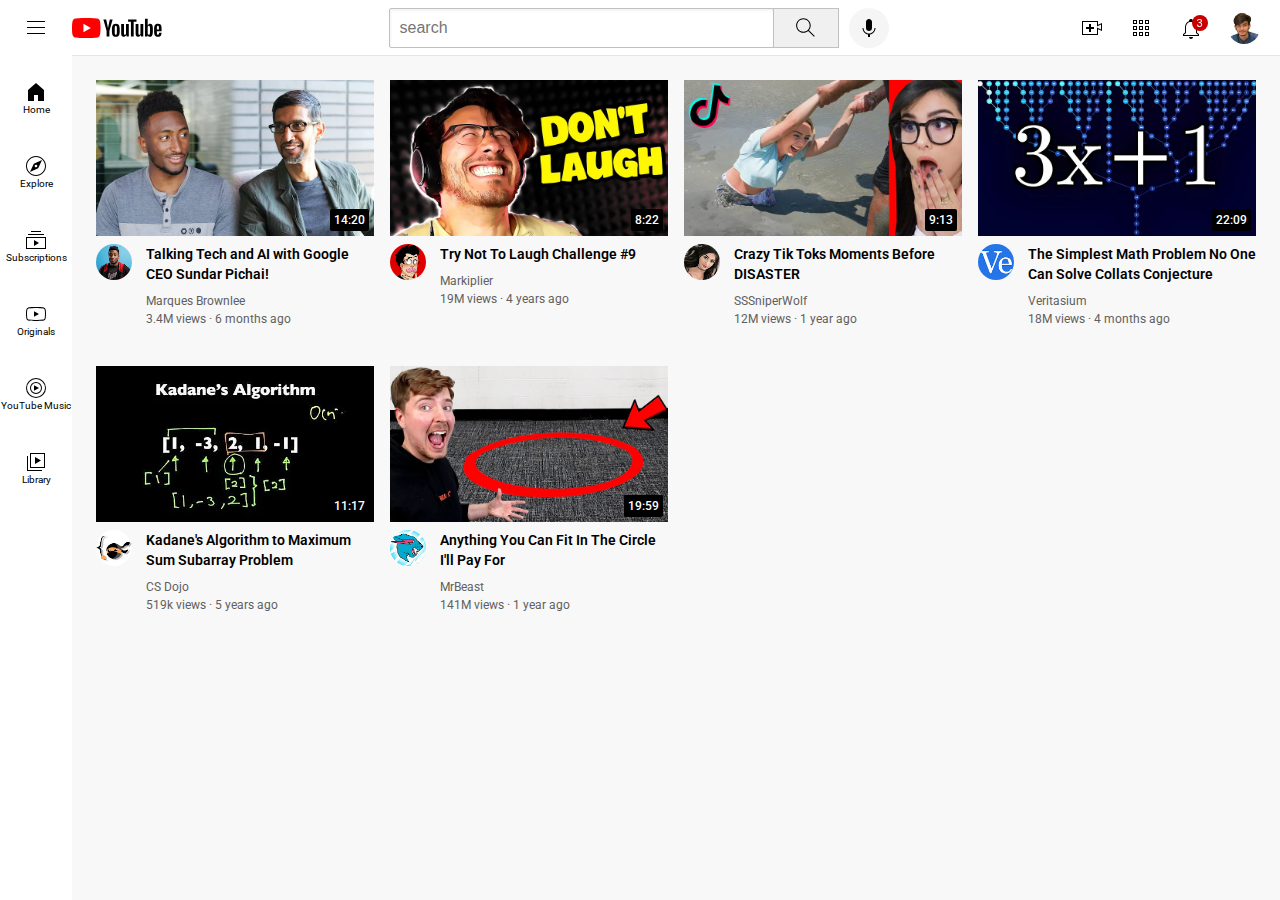
<file: index.html>
<!-- semantic elements are same as div element ,but (having meaning to screen readers) -->
<!DOCTYPE html>
<html lang="en">

<!-- Felx-Box is similar to Gride , but its more Flexible -->

<head>
    <meta charset="UTF-8">
    <meta name="viewport" content="width=device-width, initial-scale=1.0">
    <title>Youtube Clone</title>
    <link rel="preconnect" href="https://fonts.googleapis.com">
    <link rel="preconnect" href="https://fonts.gstatic.com" crossorigin>
    <link
        href="https://fonts.googleapis.com/css2?family=Roboto:ital,wght@0,100;0,300;0,400;0,500;0,700;0,900;1,100;1,300;1,400;1,500;1,700;1,900&display=swap"
        rel="stylesheet">
    <link rel="stylesheet" href="./styles/video.css">
    <link rel="stylesheet" href="./styles/header.css">
    <link rel="stylesheet" href="./styles/general.css">
    <link rel="stylesheet" href="./styles/sidebar.css">
</head>

<body>
    <!-- HEADER -->
    <header class="header">
        <div class="left-section">
            <img class="hamburger-menu" src="./images/hamburger-menu.svg" alt="">
            <img class="youtube-logo" src="./images/youtube-logo.svg" alt="">

        </div>
        <div class="middle-section"> <input class="search-bar " type="text" placeholder="search">
            <button class="search-button"><img class="search-icon" src="./images/search.svg" alt="">
                <div class="tooltip">Search</div>
            </button>
            <button class="voice-search-button"><img class="voice-search-icon" src="./images/voice-search-icon.svg"
                    alt="">
                <div class="tooltip">Search with your voice</div>
            </button>
            </button>
        </div>

        <div class="right-section">
            <div class="upload-icon-container"> <img class="upload-icon" src="./images/upload.svg" alt="">
                <div class="tooltip">Create</div>
            </div>

            <div class="upload-icon-container"><img class="youtube-apps-icon" src="./images/youtube-apps.svg" alt="">
                <div class="tooltip">YouTube Apps</div>
            </div>

            <div class="upload-icon-container">
                <div class="notifications-icon-container">
                    <img class="notifications-icon" src="./images/notifications.svg" alt="">
                    <div class="tooltip">Notifications</div>
                </div>

                <div class="notifications-count">3</div>
            </div>
            <img class="current-user-picture" src="./images/photo-removebg-preview-removebg-preview.jpg" alt="">
        </div>
    </header>

    <!-- nav -->
    <nav class="sidebar">
        <div class="sidebar-link"><img src="./images/home.svg" alt="">
            <div>Home</div>
        </div>
        <div class="sidebar-link"><img src="./images/explore.svg" alt="">
            <div>Explore</div>
        </div>
        <div class="sidebar-link"><img src="./images/subscriptions.svg" alt="">
            <div>Subscriptions</div>
        </div>
        <div class="sidebar-link"><img src="./images/originals.svg" alt="">
            <div>Originals</div>
        </div>
        <div class="sidebar-link"><img src="./images/youtube-music.svg" alt="">
            <div>YouTube Music</div>
        </div>
        <div class="sidebar-link"><img src="./images/library.svg" alt="">
            <div>Library</div>
        </div>
    </nav>

    <!-- main -->
    <main>
        <!-- section -->
        <section class="video-grid"> <!-- main-GRID-->
            <div class="video-preview">
                <div class="thumbnail-row">
                    <img class="thumbnail" src="images/thumbnail-1.webp">
                    <div class="video-time">14:20</div>
                </div>
                <div class="video-info-grid"> <!-- GRID-->
                    <div class="channel-picture">
                        <img class="profile-picture" src="images/channel-1.jpeg">
                    </div>
                    <div class="video-info">
                        <p class="video-title">Talking Tech and AI with Google CEO Sundar Pichai!</p>
                        <p class="auther">Marques Brownlee</p>
                        <p class="stats">3.4M views &#183; 6 months ago</p>
                    </div>
                </div>
            </div>

            <div class="video-preview">
                <div class="thumbnail-row">
                    <img class="thumbnail" src="images/thumbnail-2.webp">
                    <div class="video-time">8:22</div>
                </div>
                <div class="video-info-grid"> <!-- GRID-->
                    <div class="channel-picture">
                        <img class="profile-picture" src="images/channel-2.jpeg">
                    </div>
                    <div class="video-info">
                        <p class="video-title">Try Not To Laugh Challenge #9</p>
                        <p class="auther">Markiplier</p>
                        <p class="stats">19M views &#183; 4 years ago</p>
                    </div>
                </div>
            </div>

            <div class="video-preview">
                <div class="thumbnail-row">
                    <img class="thumbnail" src="images/thumbnail-3.webp">
                    <div class="video-time">9:13</div>
                </div>
                <div class="video-info-grid"> <!-- GRID-->
                    <div class="channel-picture">
                        <img class="profile-picture" src="images/channel-3.jpeg">
                    </div>
                    <div class="video-info">
                        <p class="video-title">Crazy Tik Toks Moments Before DISASTER</p>
                        <p class="auther">SSSniperWolf</p>
                        <p class="stats">12M views &#183; 1 year ago</p>
                    </div>
                </div>
            </div>

            <div class="video-preview">
                <div class="thumbnail-row">
                    <img class="thumbnail" src="images/thumbnail-4.webp">
                    <div class="video-time">22:09</div>
                </div>
                <div class="video-info-grid"> <!-- GRID-->
                    <div class="channel-picture">
                        <img class="profile-picture" src="images/channel-4.jpeg">
                    </div>
                    <div class="video-info">
                        <p class="video-title">The Simplest Math Problem No One Can Solve Collats Conjecture</p>
                        <p class="auther">Veritasium</p>
                        <p class="stats">18M views &#183; 4 months ago</p>
                    </div>
                </div>
            </div>

            <div class="video-preview">
                <div class="thumbnail-row">
                    <img class="thumbnail" src="images/thumbnail-5.webp">
                    <div class="video-time">11:17</div>
                </div>
                <div class="video-info-grid"> <!-- GRID-->
                    <div class="channel-picture">
                        <img class="profile-picture" src="images/channel-5.jpeg">
                    </div>
                    <div class="video-info">
                        <p class="video-title">Kadane's Algorithm to Maximum Sum Subarray Problem</p>
                        <p class="auther">CS Dojo</p>
                        <p class="stats">519k views &#183; 5 years ago</p>
                    </div>
                </div>
            </div>

            <div class="video-preview">
                <div class="thumbnail-row">
                    <img class="thumbnail" src="images/thumbnail-6.webp">
                    <div class="video-time">19:59</div>
                </div>
                <div class="video-info-grid"> <!-- GRID-->
                    <div class="channel-picture">
                        <img class="profile-picture" src="images/channel-6.jpeg">
                    </div>
                    <div class="video-info">
                        <p class="video-title">Anything You Can Fit In The Circle I'll Pay For</p>
                        <p class="auther">MrBeast</p>
                        <p class="stats">141M views &#183; 1 year ago</p>
                    </div>
                </div>
            </div>
        </section>

    </main>


</body>

</html>
</file>
<file: styles/video.css>
.thumbnail {
    width: 100%;
    display: block;
}

.video-title {
    margin-top: 0px;
    font-size: 14px;
    font-weight: 600;
    line-height: 20px;
    margin-bottom: 10px;
}

.video-info-grid {
    display: grid;
    grid-template-columns: 50px 1fr;
}

.channel-picture {
    display: inline-block;
    vertical-align: top;
}

.video-info {
    display: inline-block;
}

.profile-picture {
    width: 36px;
    border-radius: 25px;
}

.thumbnail-row {
    margin-bottom: 8px;
  
    position: relative;
}

.auther,
.stats {
    font-size: 12px;
    color: rgb(96, 96, 96);
}

.auther {
    margin-bottom: 4px;
}

.video-grid {
    display: grid;
    grid-template-columns: 1fr 1fr 1fr;
    column-gap: 16px;
    row-gap: 40px;
}
/* responsive design */
/* web page change its shapes according to devices and their zoom in out */
/* MEDIA QUERY */
@media(max-width:750px){
    .video-grid {
        grid-template-columns: 1fr 1fr;
    }
}

@media(min-width:751px)and (max-width:999px){
    .video-grid {
        grid-template-columns: 1fr 1fr 1fr ;
    }
}

@media(min-width:1000px){
    .video-grid {
        grid-template-columns: 1fr 1fr 1fr 1fr;
    }
}

.video-time{
   
    position: absolute;
    background-color: black;
    color: white;
    right: 5px;
    bottom: 5px;

  
    font-size: 12px ;
    font-weight: 500;
    padding: 4px ;
    border-radius: 2px;
}
</file>
<file: styles/header.css>
.header {
    height: 55px;

    display: flex;
    flex-direction: row;
    justify-content: space-between;

    /* position */
    position: fixed;
    top: 0;
    left: 0;
    right: 0;

    /* z-index  */
    z-index: 100;

    background-color: white;
    border-bottom-width: 1px;
    border-bottom-style: solid;
    border-bottom-color: rgb(228, 228, 228);
}

.left-section {
    display: flex;
    align-items: center;

}

.hamburger-menu {
    height: 24px;
    margin-left: 24px;
    margin-right: 24px;
}

.youtube-logo {
    height: 20px;
}

.middle-section {

    flex: 1;
    margin-left: 70px;
    margin-right: 35px;
    max-width: 500px;
    display: flex;
    align-items: center;
}

.search-bar {
    flex: 1;
    height: 36px;
    padding-left: 10px;
    font-size: 16px;
    border: 1px solid rgb(192, 192, 192);
    border-radius: 2px;
    box-shadow: inset 1px 2px 3px rgba(0, 0, 0, 0.05);
    width: 0;
}

.search-bar::placeholder {
   
    font-size: 16px;
}

.search-icon {
    height: 25px;
  }

.search-button {
    height: 40px;
    width: 66px;
    background-color: rgb(240, 240, 240);
    border-width: 1px;
    border-style: solid;
    border-color: rgb(192, 192, 192);
    margin-left: -1px;
    margin-right: 10px;

}

.search-button,
.voice-search-button,
.upload-icon-container {
    /* position */
    position: relative;
    display: flex;
    justify-content: center;
    align-items: center;
}

.search-button .tooltip,
.voice-search-button .tooltip,
.upload-icon-container .tooltip{
    position: absolute;
    background-color: gray;
    color: white;
    padding: 4px 8px ;
    border-radius: 2px;
    font-size: 12px;
    bottom: -40px;
    opacity: 0;
    transition: opacity 0.15s;

    pointer-events: none;
    white-space: nowrap;
}

.search-button:hover .tooltip,
.voice-search-button:hover .tooltip,
.upload-icon-container:hover .tooltip{
    opacity: 1;
}

.voice-search-button {
    height: 40px;
    width: 40px;
    border-radius: 20px;
    border: none;
    background-color: rgb(245, 245, 245);
}

.voice-search-icon {
    height: 24px;
  }

.right-section {
    width: 180px;
    margin-right: 20px;
    display: flex;
    align-items: center;
    justify-content: space-between;
    flex-shrink: 0;
}

.upload-icon {
    height: 24px;
}

.youtube-apps-icon {
    height: 24px;
}

.notifications-icon {
    height: 24px;
    padding-top: 7px;
}

.notifications-icon-container {
    position: relative;
}

.notifications-count {
    position: absolute;
    right: -5px;
    top: 5px;
    background-color: rgb(201, 0, 0);
    color: white;
    font-family: robrot, Arial;
    font-size: 11px;
    padding: 2px 5px ;
    border-radius: 10px;
}

.current-user-picture {
    height: 32px;
    border-radius: 16px;
}
</file>
<file: styles/general.css>
p {
    
    margin-top: 0;
    margin-bottom: 0;
}
body{
    /* INHERITANCE  mostly apply on text */
    font-family: roboto, arial;
    margin: 0;
    padding-top: 80px;
    padding-left: 96px ;
    padding-right: 24px;
    background-color: rgb(248, 248, 248);
}
</file>
<file: styles/sidebar.css>
.sidebar{
    position: fixed;
    left: 0;
    bottom: 0;
    top: 55px;
    background-color:white;
    width: 72px;
    z-index: 101;
    padding-top: 5px;
}

.sidebar-link{
    height: 74px;
    display: flex;
    /* 1st for horizontal centering */
    justify-content: center;
    /* 2nd for vertical centering */
    align-items: center;
    flex-direction: column;
    cursor: pointer;
}   
.sidebar-link:hover{
    background-color: rgb(235, 235, 235);
}

/* images in sidebar-link class only */
.sidebar-link img{
    height: 24px;
}

.sidebar-link div{
       font-size: 10px;
}
</file>
